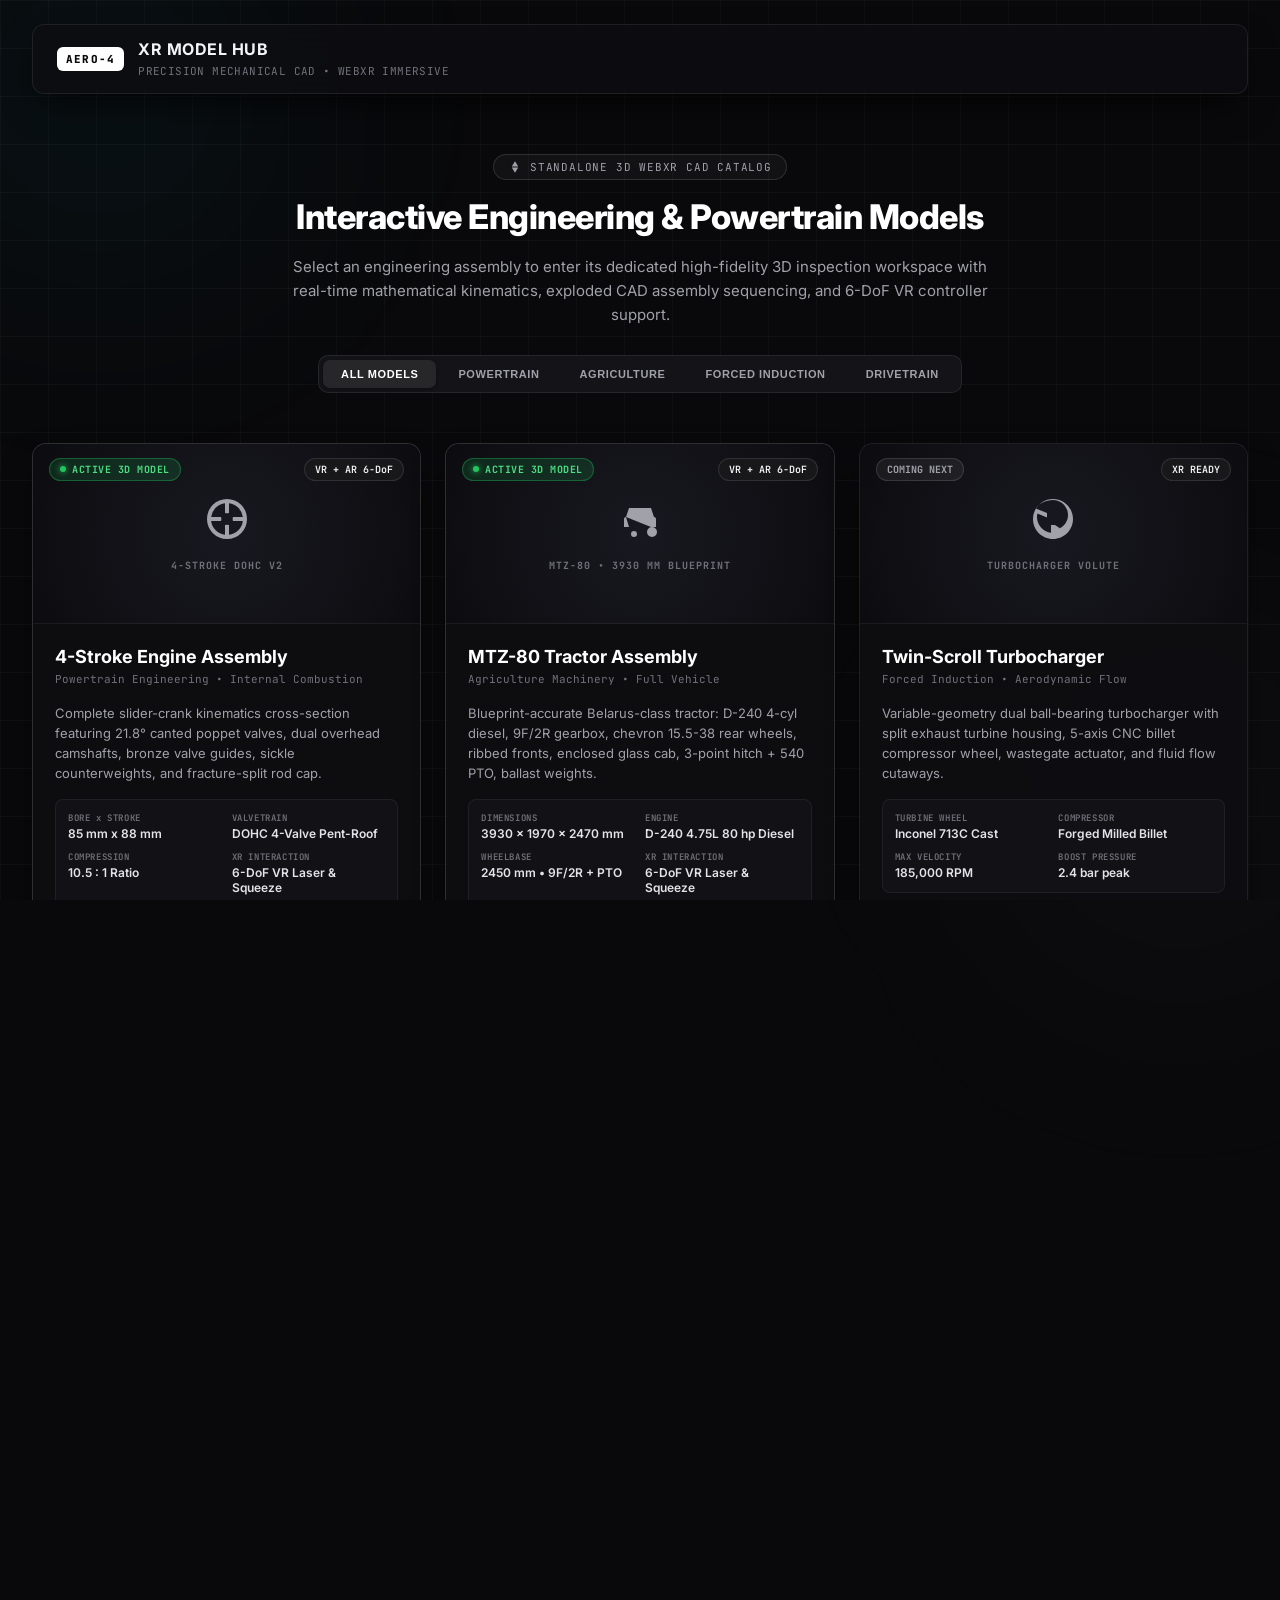
<file: index.html>
<!DOCTYPE html>
<html lang="en">
<head>
  <meta charset="UTF-8">
  <meta name="viewport" content="width=device-width, initial-scale=1.0, maximum-scale=1.0, user-scalable=no">
  <meta name="description" content="AERO-4 XR Hub | WebXR 3D CAD Engineering Platform. Explore photorealistic mechanical assemblies with real-time kinematics, exploded views, and 6-DoF VR/AR headset support.">
  <meta name="theme-color" content="#09090b">
  <title>AERO-4 | Interactive 3D & WebXR Engineering Model Hub</title>
  
  <link rel="stylesheet" href="style.css">
  <link rel="stylesheet" href="dashboard.css">
  <link rel="icon" href="data:image/svg+xml,<svg xmlns=%22http://www.w3.org/2000/svg%22 viewBox=%220 0 24 24%22 fill=%22%23ffffff%22><path d=%22M12 2a10 10 0 1 0 10 10A10 10 0 0 0 12 2zm1 17.93V15a3 3 0 0 0-2 0v4.93A8 8 0 0 1 4.07 13H9a3 3 0 0 0 0-2H4.07A8 8 0 0 1 11 4.07V9a3 3 0 0 0 2 0V4.07A8 8 0 0 1 19.93 11H15a3 3 0 0 0 0 2h4.93A8 8 0 0 1 13 19.93z%22/></svg>">
  
  <!-- Modern Shadcn Typography -->
  <link rel="preconnect" href="https://fonts.googleapis.com">
  <link rel="preconnect" href="https://fonts.gstatic.com" crossorigin>
  <link href="https://fonts.googleapis.com/css2?family=Inter:wght@400;500;600;700;800&family=JetBrains+Mono:wght@400;500;600;700&display=swap" rel="stylesheet">
</head>
<body class="theme-black dashboard-body">

  <!-- Background Decorative Grid & Gradients -->
  <div class="dash-bg-grid"></div>
  <div class="dash-glow-orb orb-1"></div>
  <div class="dash-glow-orb orb-2"></div>

  <!-- Main Container -->
  <div class="dash-container">

    <!-- Top Navigation Header -->
    <header class="dash-navbar">
      <div class="dash-nav-brand">
        <div class="dash-badge">AERO-4</div>
        <div class="dash-brand-info">
          <h1>XR MODEL HUB</h1>
          <span class="dash-brand-sub">PRECISION MECHANICAL CAD • WEBXR IMMERSIVE</span>
        </div>
      </div>
    </header>

    <!-- Hero Section -->
    <section class="dash-hero">
      <div class="dash-hero-badge">
        <svg viewBox="0 0 24 24" width="14" height="14"><path fill="currentColor" d="M12 2l-5.5 9h11z M12 22l5.5-9h-11z"/></svg>
        <span>STANDALONE 3D WEBXR CAD CATALOG</span>
      </div>
      <h2 class="dash-hero-title">Interactive Engineering & Powertrain Models</h2>
      <p class="dash-hero-desc">
        Select an engineering assembly to enter its dedicated high-fidelity 3D inspection workspace with real-time mathematical kinematics, exploded CAD assembly sequencing, and 6-DoF VR controller support.
      </p>

      <!-- Filter / Category Tabs -->
      <div class="dash-filter-bar">
        <button class="filter-tab active" data-filter="all">ALL MODELS</button>
        <button class="filter-tab" data-filter="powertrain">POWERTRAIN</button>
        <button class="filter-tab" data-filter="agriculture">AGRICULTURE</button>
        <button class="filter-tab" data-filter="forced-induction">FORCED INDUCTION</button>
        <button class="filter-tab" data-filter="drivetrain">DRIVETRAIN</button>
      </div>
    </section>

    <!-- Models Grid Section -->
    <section class="dash-models-grid" id="models-grid">

      <!-- Model Card 1: 4-Stroke Piston & Valvetrain (ACTIVE) -->
      <div class="model-card active-card" data-category="powertrain">
        <div class="model-card-badge-row">
          <span class="badge-status-active">
            <span class="pulse-dot"></span>
            ACTIVE 3D MODEL
          </span>
          <span class="badge-xr">VR + AR 6-DoF</span>
        </div>

        <div class="model-preview-box">
          <div class="preview-wireframe-icon">
            <svg viewBox="0 0 24 24" width="48" height="48"><path fill="currentColor" d="M12 2a10 10 0 1 0 10 10A10 10 0 0 0 12 2zm1 17.93V15a3 3 0 0 0-2 0v4.93A8 8 0 0 1 4.07 13H9a3 3 0 0 0 0-2H4.07A8 8 0 0 1 11 4.07V9a3 3 0 0 0 2 0V4.07A8 8 0 0 1 19.93 11H15a3 3 0 0 0 0 2h4.93A8 8 0 0 1 13 19.93z"/></svg>
          </div>
          <div class="preview-tag">4-STROKE DOHC V2</div>
        </div>

        <div class="model-content">
          <div class="model-header-row">
            <div>
              <h3 class="model-title">4-Stroke Engine Assembly</h3>
              <span class="model-category">Powertrain Engineering • Internal Combustion</span>
            </div>
          </div>

          <p class="model-description">
            Complete slider-crank kinematics cross-section featuring 21.8° canted poppet valves, dual overhead camshafts, bronze valve guides, sickle counterweights, and fracture-split rod cap.
          </p>

          <div class="model-specs-grid">
            <div class="spec-cell">
              <span class="spec-lbl">BORE x STROKE</span>
              <span class="spec-txt">85 mm x 88 mm</span>
            </div>
            <div class="spec-cell">
              <span class="spec-lbl">VALVETRAIN</span>
              <span class="spec-txt">DOHC 4-Valve Pent-Roof</span>
            </div>
            <div class="spec-cell">
              <span class="spec-lbl">COMPRESSION</span>
              <span class="spec-txt">10.5 : 1 Ratio</span>
            </div>
            <div class="spec-cell">
              <span class="spec-lbl">XR INTERACTION</span>
              <span class="spec-txt">6-DoF VR Laser & Squeeze</span>
            </div>
          </div>

          <div class="model-tags-row">
            <span class="feature-tag">Real-Time Kinematics</span>
            <span class="feature-tag">Staged Exploded View</span>
            <span class="feature-tag">In-VR 3D HUD</span>
            <span class="feature-tag">Component Focus</span>
          </div>

          <a href="models/piston-engine/index.html" class="launch-btn" title="Launch 4-Stroke Engine 3D Model">
            <span>LAUNCH 3D / ARVR MODEL</span>
            <svg viewBox="0 0 24 24" width="18" height="18"><path fill="currentColor" d="M12 4l-1.41 1.41L16.17 11H4v2h12.17l-5.58 5.59L12 20l8-8z"/></svg>
          </a>
        </div>
      </div>

      <!-- Model Card 2: MTZ-80 Tractor (ACTIVE) -->
      <div class="model-card active-card" data-category="agriculture">
        <div class="model-card-badge-row">
          <span class="badge-status-active">
            <span class="pulse-dot"></span>
            ACTIVE 3D MODEL
          </span>
          <span class="badge-xr">VR + AR 6-DoF</span>
        </div>

        <div class="model-preview-box">
          <div class="preview-wireframe-icon">
            <svg viewBox="0 0 24 24" width="48" height="48"><path fill="currentColor" d="M5 11l1.5-4.5h11L19 11m-14 0h14a1 1 0 0 1 1 1v4h-2.5m-11 0H4v-4a1 1 0 0 1 1-1zm2.5 5a1.5 1.5 0 1 0 0-3 1.5 1.5 0 0 0 0 3zm9 0a2.5 2.5 0 1 0 0-5 2.5 2.5 0 0 0 0 5z"/></svg>
          </div>
          <div class="preview-tag">MTZ-80 • 3930 MM BLUEPRINT</div>
        </div>

        <div class="model-content">
          <div class="model-header-row">
            <div>
              <h3 class="model-title">MTZ-80 Tractor Assembly</h3>
              <span class="model-category">Agriculture Machinery • Full Vehicle</span>
            </div>
          </div>

          <p class="model-description">
            Blueprint-accurate Belarus-class tractor: D-240 4-cyl diesel, 9F/2R gearbox, chevron 15.5-38 rear wheels, ribbed fronts, enclosed glass cab, 3-point hitch + 540 PTO, ballast weights.
          </p>

          <div class="model-specs-grid">
            <div class="spec-cell">
              <span class="spec-lbl">DIMENSIONS</span>
              <span class="spec-txt">3930 x 1970 x 2470 mm</span>
            </div>
            <div class="spec-cell">
              <span class="spec-lbl">ENGINE</span>
              <span class="spec-txt">D-240 4.75L 80 hp Diesel</span>
            </div>
            <div class="spec-cell">
              <span class="spec-lbl">WHEELBASE</span>
              <span class="spec-txt">2450 mm • 9F/2R + PTO</span>
            </div>
            <div class="spec-cell">
              <span class="spec-lbl">XR INTERACTION</span>
              <span class="spec-txt">6-DoF VR Laser & Squeeze</span>
            </div>
          </div>

          <div class="model-tags-row">
            <span class="feature-tag">Drive + Steering Sim</span>
            <span class="feature-tag">Staged Exploded View</span>
            <span class="feature-tag">In-VR 3D HUD</span>
            <span class="feature-tag">Component Focus</span>
          </div>

          <a href="models/tractor/index.html" class="launch-btn" title="Launch MTZ-80 Tractor 3D Model">
            <span>LAUNCH 3D / ARVR MODEL</span>
            <svg viewBox="0 0 24 24" width="18" height="18"><path fill="currentColor" d="M12 4l-1.41 1.41L16.17 11H4v2h12.17l-5.58 5.59L12 20l8-8z"/></svg>
          </a>
        </div>
      </div>

      <!-- Model Card 2: Twin-Scroll Turbocharger (ROADMAP) -->
      <div class="model-card roadmap-card" data-category="forced-induction">
        <div class="model-card-badge-row">
          <span class="badge-status-roadmap">COMING NEXT</span>
          <span class="badge-xr">XR READY</span>
        </div>

        <div class="model-preview-box preview-turbo">
          <div class="preview-wireframe-icon">
            <svg viewBox="0 0 24 24" width="48" height="48"><path fill="currentColor" d="M12 2C6.48 2 2 6.48 2 12s4.48 10 10 10 10-4.48 10-10S17.52 2 12 2zm1 16.93V15h-2v3.93c-3.95-.49-7-3.85-7-7.93 0-.62.08-1.21.21-1.79L9 11.2V9l-5.6-2.24C4.85 4.3 8.16 2.5 12 2.5c4.14 0 7.5 3.36 7.5 7.5 0 2.91-1.66 5.43-4.08 6.67L13 15v3.93z"/></svg>
          </div>
          <div class="preview-tag">TURBOCHARGER VOLUTE</div>
        </div>

        <div class="model-content">
          <div class="model-header-row">
            <div>
              <h3 class="model-title">Twin-Scroll Turbocharger</h3>
              <span class="model-category">Forced Induction • Aerodynamic Flow</span>
            </div>
          </div>

          <p class="model-description">
            Variable-geometry dual ball-bearing turbocharger with split exhaust turbine housing, 5-axis CNC billet compressor wheel, wastegate actuator, and fluid flow cutaways.
          </p>

          <div class="model-specs-grid">
            <div class="spec-cell">
              <span class="spec-lbl">TURBINE WHEEL</span>
              <span class="spec-txt">Inconel 713C Cast</span>
            </div>
            <div class="spec-cell">
              <span class="spec-lbl">COMPRESSOR</span>
              <span class="spec-txt">Forged Milled Billet</span>
            </div>
            <div class="spec-cell">
              <span class="spec-lbl">MAX VELOCITY</span>
              <span class="spec-txt">185,000 RPM</span>
            </div>
            <div class="spec-cell">
              <span class="spec-lbl">BOOST PRESSURE</span>
              <span class="spec-txt">2.4 bar peak</span>
            </div>
          </div>

          <div class="model-tags-row">
            <span class="feature-tag">Twin-Scroll Volute</span>
            <span class="feature-tag">Streamline Flow</span>
            <span class="feature-tag">Thermal Heat Map</span>
          </div>

          <button class="launch-btn disabled" disabled>
            <span>IN DEVELOPMENT</span>
          </button>
        </div>
      </div>

      <!-- Model Card 3: Dual-Clutch Transmission (ROADMAP) -->
      <div class="model-card roadmap-card" data-category="drivetrain">
        <div class="model-card-badge-row">
          <span class="badge-status-roadmap">IN DEVELOPMENT</span>
          <span class="badge-xr">XR READY</span>
        </div>

        <div class="model-preview-box preview-trans">
          <div class="preview-wireframe-icon">
            <svg viewBox="0 0 24 24" width="48" height="48"><path fill="currentColor" d="M19.14 12.94c.04-.3.06-.61.06-.94 0-.32-.02-.64-.07-.94l2.03-1.58a.49.49 0 0 0 .12-.61l-1.92-3.32a.49.49 0 0 0-.59-.22l-2.39.96c-.5-.38-1.03-.7-1.62-.94l-.36-2.54a.48.48 0 0 0-.48-.41h-3.84c-.24 0-.43.17-.47.41l-.36 2.54c-.59.24-1.13.57-1.62.94l-2.39-.96a.49.49 0 0 0-.59.22L2.74 8.87c-.12.21-.08.47.12.61l2.03 1.58c-.05.3-.07.62-.07.94s.02.64.07.94l-2.03 1.58a.49.49 0 0 0-.12.61l1.92 3.32c.12.22.37.29.59.22l2.39-.96c.5.38 1.03.7 1.62.94l.36 2.54c.05.24.24.41.48.41h3.84c.24 0 .44-.17.47-.41l.36-2.54c.59-.24 1.13-.56 1.62-.94l2.39.96c.22.08.47 0 .59-.22l1.92-3.32c.12-.22.07-.47-.12-.61l-2.01-1.58zM12 15.6c-1.98 0-3.6-1.62-3.6-3.6s1.62-3.6 3.6-3.6 3.6 1.62 3.6 3.6-1.62 3.6-3.6 3.6z"/></svg>
          </div>
          <div class="preview-tag">7-SPEED DCT GEARBOX</div>
        </div>

        <div class="model-content">
          <div class="model-header-row">
            <div>
              <h3 class="model-title">Dual-Clutch Transmission</h3>
              <span class="model-category">Drivetrain Systems • 7-Speed Electro-Hydraulic</span>
            </div>
          </div>

          <p class="model-description">
            Concentric dual input shafts, multi-plate wet clutch pack, helical gear meshes, synchronizer sleeves, and shift fork actuation with dynamic torque flow visualization.
          </p>

          <div class="model-specs-grid">
            <div class="spec-cell">
              <span class="spec-lbl">GEAR RATIOS</span>
              <span class="spec-txt">7 Forward + Reverse</span>
            </div>
            <div class="spec-cell">
              <span class="spec-lbl">CLUTCH PACK</span>
              <span class="spec-txt">Wet Multi-Plate Dual</span>
            </div>
            <div class="spec-cell">
              <span class="spec-lbl">SHIFT DURATION</span>
              <span class="spec-txt">80 ms Direct Shift</span>
            </div>
            <div class="spec-cell">
              <span class="spec-lbl">DIFFERENTIAL</span>
              <span class="spec-txt">Torque Vectoring e-LSD</span>
            </div>
          </div>

          <div class="model-tags-row">
            <span class="feature-tag">Concentric Shafts</span>
            <span class="feature-tag">Synchronizer Rings</span>
            <span class="feature-tag">Gear Mesh Animation</span>
          </div>

          <button class="launch-btn disabled" disabled>
            <span>IN DEVELOPMENT</span>
          </button>
        </div>
      </div>

    </section>

    <!-- Footer -->
    <footer class="dash-footer">
      <div class="footer-left">
        <span class="footer-brand">AERO-4 XR PLATFORM</span>
        <span class="footer-sub">Scalable WebGL & WebXR Engineering Architecture</span>
      </div>
      <div class="footer-right">
        <span class="footer-note">Meta Quest 2/3/Pro • Apple Vision Pro • HTC Vive • Valve Index • ARCore</span>
      </div>
    </footer>

  </div>

  <script>
    // Filter Tabs Functionality
    document.querySelectorAll('.filter-tab').forEach(tab => {
      tab.addEventListener('click', () => {
        document.querySelectorAll('.filter-tab').forEach(t => t.classList.remove('active'));
        tab.classList.add('active');

        const filter = tab.dataset.filter;
        const cards = document.querySelectorAll('.model-card');

        cards.forEach(card => {
          if (filter === 'all' || card.dataset.category === filter) {
            card.style.display = 'flex';
          } else {
            card.style.display = 'none';
          }
        });
      });
    });
  </script>
</body>
</html>
</file>
<file: style.css>
/* ==========================================================================
   AERO-4 4-Stroke Engine - Premium Shadcn Zinc-Black Theme
   Ultra-Clean Dark Palette • Precision CAD Geometry • Glassmorphism Cards
   ========================================================================== */

:root {
  --bg-primary: #09090b;
  --bg-card: rgba(14, 14, 18, 0.86);
  --bg-card-hover: rgba(24, 24, 30, 0.90);
  --bg-subtle: #18181b;
  --bg-active: #27272a;
  
  --text-primary: #f4f4f5;
  --text-secondary: #a1a1aa;
  --text-muted: #71717a;
  --text-inverse: #09090b;

  --border-subtle: rgba(255, 255, 255, 0.08);
  --border-medium: rgba(255, 255, 255, 0.15);
  --border-active: rgba(255, 255, 255, 0.45);

  --accent-white: #ffffff;
  --accent-cyan: #00d4ff;
  --accent-glow: 0 0 16px rgba(255, 255, 255, 0.25);

  --radius-sm: 6px;
  --radius-md: 8px;
  --radius-lg: 12px;
  --radius-full: 9999px;

  --shadow-card: 0 16px 36px -10px rgba(0, 0, 0, 0.8), 0 0 0 1px rgba(255, 255, 255, 0.06);
  --shadow-popover: 0 20px 48px -12px rgba(0, 0, 0, 0.9), 0 0 0 1px rgba(255, 255, 255, 0.12);

  --font-sans: 'Inter', -apple-system, BlinkMacSystemFont, 'Segoe UI', Roboto, sans-serif;
  --font-mono: 'JetBrains Mono', monospace;
}

*, *::before, *::after {
  box-sizing: border-box;
  margin: 0;
  padding: 0;
  user-select: none;
}

html, body {
  width: 100%;
  height: 100%;
  overflow: hidden;
  background-color: var(--bg-primary);
  color: var(--text-primary);
  font-family: var(--font-sans);
  -webkit-font-smoothing: antialiased;
  -moz-osx-font-smoothing: grayscale;
}

#canvas-container {
  position: absolute;
  top: 0;
  left: 0;
  width: 100%;
  height: 100%;
  z-index: 1;
}

#canvas-container canvas {
  width: 100% !important;
  height: 100% !important;
  display: block;
}

/* UI Overlay Wrapper */
.ui-overlay {
  position: absolute;
  top: 0;
  left: 0;
  width: 100%;
  height: 100%;
  z-index: 10;
  pointer-events: none;
  display: flex;
  flex-direction: column;
  padding: 16px;
  gap: 16px;
  box-sizing: border-box;
}

.interactive {
  pointer-events: auto;
}

/* ==========================================================================
   TOP APP HEADER (SHADCN GLASS PILL)
   ========================================================================== */
.header-bar {
  flex-shrink: 0;
  display: flex;
  justify-content: space-between;
  align-items: center;
  background: var(--bg-card);
  border: 1px solid var(--border-subtle);
  backdrop-filter: blur(20px) saturate(180%);
  -webkit-backdrop-filter: blur(20px) saturate(180%);
  border-radius: var(--radius-lg);
  padding: 10px 18px;
  box-shadow: var(--shadow-card);
  width: 100%;
}

.brand-section {
  display: flex;
  align-items: center;
  gap: 12px;
}

.brand-badge {
  background: #ffffff;
  color: var(--text-inverse);
  font-family: var(--font-mono);
  font-weight: 800;
  font-size: 11px;
  padding: 4px 8px;
  letter-spacing: 1.2px;
  border-radius: var(--radius-sm);
}

.brand-titles {
  display: flex;
  align-items: baseline;
  gap: 10px;
}

.brand-titles h1 {
  font-size: 15px;
  font-weight: 700;
  letter-spacing: 0.5px;
  color: var(--text-primary);
}

.brand-sub {
  font-size: 11px;
  font-weight: 500;
  color: var(--text-muted);
  font-family: var(--font-mono);
  letter-spacing: 0.4px;
}

.header-actions {
  display: flex;
  align-items: center;
  gap: 8px;
}

/* Buttons (Shadcn Style) */
.btn {
  display: inline-flex;
  align-items: center;
  justify-content: center;
  gap: 6px;
  background: var(--bg-subtle);
  color: var(--text-primary);
  border: 1px solid var(--border-subtle);
  border-radius: var(--radius-md);
  padding: 7px 12px;
  font-family: var(--font-sans);
  font-size: 12px;
  font-weight: 500;
  cursor: pointer;
  transition: all 0.15s cubic-bezier(0.16, 1, 0.3, 1);
  box-shadow: 0 1px 2px rgba(0, 0, 0, 0.4);
}

.btn:hover:not(:disabled) {
  background: var(--bg-active);
  color: var(--accent-white);
  border-color: var(--border-medium);
}

.btn:active:not(:disabled) {
  transform: scale(0.98);
}

.btn-icon {
  width: 36px;
  height: 36px;
  padding: 0;
  border-radius: var(--radius-md);
}

.btn-primary {
  background: #ffffff;
  color: #09090b;
  border-color: #ffffff;
  font-weight: 600;
}

.btn-primary:hover:not(:disabled) {
  background: #e4e4e7;
  color: #09090b;
  border-color: #e4e4e7;
}

.btn.active {
  background: #ffffff;
  color: #09090b;
  border-color: #ffffff;
  font-weight: 600;
  box-shadow: 0 0 12px rgba(255, 255, 255, 0.25);
}

/* ==========================================================================
   MAIN DASHBOARD (LEFT & RIGHT PANELS)
   ========================================================================== */
.main-dashboard {
  flex: 1;
  min-height: 0;
  display: flex;
  justify-content: space-between;
  align-items: stretch;
  pointer-events: none;
  width: 100%;
}

.panel {
  width: 270px;
  background: var(--bg-card);
  border: 1px solid var(--border-subtle);
  backdrop-filter: blur(24px) saturate(180%);
  -webkit-backdrop-filter: blur(24px) saturate(180%);
  border-radius: var(--radius-lg);
  padding: 16px;
  box-shadow: var(--shadow-card);
  display: flex;
  flex-direction: column;
  gap: 14px;
  overflow-y: auto;
  max-height: 100%;
}

.panel-right {
  width: 300px;
}

.panel::-webkit-scrollbar {
  width: 4px;
}
.panel::-webkit-scrollbar-track {
  background: transparent;
}
.panel::-webkit-scrollbar-thumb {
  background: #27272a;
  border-radius: 4px;
}
.panel::-webkit-scrollbar-thumb:hover {
  background: #3f3f46;
}

.panel-header {
  display: flex;
  align-items: center;
  justify-content: space-between;
  border-bottom: 1px solid var(--border-subtle);
  padding-bottom: 8px;
}

.panel-title {
  font-size: 11px;
  font-weight: 700;
  letter-spacing: 1.2px;
  text-transform: uppercase;
  color: var(--text-secondary);
  font-family: var(--font-mono);
}

/* ==========================================================================
   SHADCN TABS SEGMENTED CONTROL
   ========================================================================== */
.panel-tabs {
  display: flex;
  background: #121215;
  padding: 3px;
  border-radius: 9px;
  border: 1px solid var(--border-subtle);
  width: 100%;
}

.tab-btn {
  flex: 1;
  display: flex;
  align-items: center;
  justify-content: center;
  gap: 6px;
  padding: 6px 12px;
  border-radius: 6px;
  font-size: 11px;
  font-weight: 600;
  letter-spacing: 0.4px;
  color: var(--text-muted);
  background: transparent;
  border: none;
  cursor: pointer;
  transition: all 0.15s ease;
}

.tab-btn:hover {
  color: var(--text-primary);
}

.tab-btn.active {
  background: #27272a;
  color: #ffffff;
  box-shadow: 0 1px 4px rgba(0, 0, 0, 0.4);
}

.tab-content {
  display: none;
  flex-direction: column;
  gap: 12px;
}

.tab-content.active {
  display: flex;
}

/* ==========================================================================
   3D COMPONENT EXPLORER (SIDE PANEL LIST)
   ========================================================================== */
.section-sub-header {
  display: flex;
  align-items: center;
  justify-content: space-between;
  font-size: 10px;
  font-weight: 600;
  letter-spacing: 0.8px;
  color: var(--text-muted);
  font-family: var(--font-mono);
  padding: 0 2px 2px 2px;
}

.badge-count {
  background: #18181b;
  border: 1px solid var(--border-subtle);
  color: var(--text-secondary);
  padding: 2px 6px;
  border-radius: var(--radius-full);
  font-size: 9px;
}

.component-list {
  display: flex;
  flex-direction: column;
  gap: 4px;
  max-height: calc(100vh - 225px);
  overflow-y: auto;
  padding-right: 2px;
}

.component-list::-webkit-scrollbar {
  width: 3px;
}
.component-list::-webkit-scrollbar-thumb {
  background: #27272a;
  border-radius: 3px;
}

.component-item {
  display: flex;
  align-items: center;
  gap: 10px;
  padding: 7px 9px;
  border-radius: var(--radius-md);
  border: 1px solid transparent;
  background: rgba(255, 255, 255, 0.02);
  cursor: pointer;
  transition: all 0.15s cubic-bezier(0.16, 1, 0.3, 1);
}

.component-item:hover {
  background: rgba(255, 255, 255, 0.06);
  border-color: var(--border-medium);
  transform: translateX(2px);
}

.component-item.active {
  background: rgba(255, 255, 255, 0.12);
  border-color: var(--border-active);
  box-shadow: 0 0 12px rgba(255, 255, 255, 0.08);
}

.comp-icon-box {
  width: 26px;
  height: 26px;
  display: flex;
  align-items: center;
  justify-content: center;
  background: #18181b;
  border: 1px solid var(--border-subtle);
  border-radius: 6px;
  color: var(--text-secondary);
  flex-shrink: 0;
  transition: color 0.15s ease, border-color 0.15s ease;
}

.component-item:hover .comp-icon-box {
  color: var(--accent-white);
  border-color: var(--border-medium);
}

.component-item.active .comp-icon-box {
  color: var(--accent-white);
  border-color: var(--border-active);
  background: #27272a;
}

.comp-info {
  flex: 1;
  min-width: 0;
}

.comp-title {
  font-size: 12px;
  font-weight: 600;
  color: var(--text-primary);
  white-space: nowrap;
  overflow: hidden;
  text-overflow: ellipsis;
}

.comp-sub {
  font-size: 10px;
  color: var(--text-muted);
  white-space: nowrap;
  overflow: hidden;
  text-overflow: ellipsis;
  font-family: var(--font-mono);
}

.comp-action {
  color: #52525b;
  display: flex;
  align-items: center;
  justify-content: center;
  transition: transform 0.15s ease, color 0.15s ease;
}

.component-item:hover .comp-action {
  color: var(--accent-white);
  transform: translateX(2px);
}

.component-item.active .comp-action {
  color: var(--accent-white);
}

.btn-reset-view {
  width: 100%;
  height: 32px;
  font-size: 11px;
  font-weight: 600;
  letter-spacing: 0.5px;
  gap: 6px;
  margin-top: 4px;
}

/* ==========================================================================
   TELEMETRY & CONTROLS
   ========================================================================== */
.control-group {
  display: flex;
  flex-direction: column;
  gap: 7px;
}

.control-label {
  display: flex;
  justify-content: space-between;
  align-items: center;
  font-size: 11px;
  font-weight: 600;
  color: var(--text-secondary);
  letter-spacing: 0.5px;
}

.control-val {
  font-family: var(--font-mono);
  font-weight: 700;
  color: var(--text-primary);
}

/* Tachometer */
.tachometer-box {
  background: #121215;
  border: 1px solid var(--border-subtle);
  border-radius: var(--radius-md);
  padding: 12px 10px 8px;
  display: flex;
  flex-direction: column;
  align-items: center;
}

.tacho-dial {
  position: relative;
  width: 120px;
  height: 60px;
  overflow: hidden;
}

.tacho-arc {
  position: absolute;
  top: 0;
  left: 0;
  width: 120px;
  height: 120px;
  border: 6px solid #27272a;
  border-top-color: #ffffff;
  border-right-color: #ffffff;
  border-radius: 50%;
  transform: rotate(-45deg);
  box-sizing: border-box;
}

.tacho-needle {
  position: absolute;
  bottom: 0;
  left: 59px;
  width: 2px;
  height: 52px;
  background: #ffffff;
  transform-origin: bottom center;
  transform: rotate(-90deg);
  transition: transform 0.08s ease-out;
  box-shadow: 0 0 6px #ffffff;
}

.tacho-center-pin {
  position: absolute;
  bottom: -4px;
  left: 56px;
  width: 8px;
  height: 8px;
  background: #ffffff;
  border-radius: 50%;
}

.rpm-readout {
  margin-top: 4px;
}

.rpm-val {
  font-family: var(--font-mono);
  font-size: 15px;
  font-weight: 700;
  color: var(--text-primary);
  letter-spacing: 0.5px;
}

/* Sliders (Shadcn Style) */
.slider {
  -webkit-appearance: none;
  width: 100%;
  height: 4px;
  background: #27272a;
  border-radius: var(--radius-full);
  outline: none;
  cursor: pointer;
  transition: background 0.15s ease;
}

.slider:hover {
  background: #3f3f46;
}

.slider::-webkit-slider-thumb {
  -webkit-appearance: none;
  width: 14px;
  height: 14px;
  background: #ffffff;
  border: 2px solid #09090b;
  border-radius: 50%;
  box-shadow: 0 0 6px rgba(255, 255, 255, 0.4);
  cursor: pointer;
  transition: transform 0.1s ease;
}

.slider::-webkit-slider-thumb:hover {
  transform: scale(1.2);
}

.slider-with-icon {
  display: flex;
  align-items: center;
  gap: 8px;
}

.slider-with-icon .slider {
  flex: 1;
}

/* 4-Stroke Stage Pills */
.stroke-pills {
  display: grid;
  grid-template-columns: 1fr 1fr;
  gap: 6px;
}

.stroke-pill {
  background: #121215;
  border: 1px solid var(--border-subtle);
  border-radius: var(--radius-sm);
  padding: 6px 8px;
  display: flex;
  flex-direction: column;
  transition: all 0.15s ease;
}

.stroke-pill .pill-name {
  font-size: 10px;
  font-weight: 700;
  color: var(--text-secondary);
}

.stroke-pill .pill-desc {
  font-size: 9px;
  color: var(--text-muted);
  font-family: var(--font-mono);
}

.stroke-pill.active {
  background: #ffffff;
  border-color: #ffffff;
  box-shadow: 0 0 12px rgba(255, 255, 255, 0.2);
}

.stroke-pill.active .pill-name {
  color: #09090b;
}

.stroke-pill.active .pill-desc {
  color: #3f3f46;
}

.stroke-progress-container {
  width: 100%;
  height: 3px;
  background: #27272a;
  border-radius: var(--radius-full);
  overflow: hidden;
  margin-top: 2px;
}

.stroke-progress-fill {
  height: 100%;
  width: 0%;
  background: #ffffff;
  box-shadow: 0 0 6px #ffffff;
  transition: width 0.05s linear;
}

/* Telemetry Grid */
.telemetry-grid {
  display: grid;
  grid-template-columns: 1fr 1fr;
  gap: 8px;
}

.stat-item {
  background: #121215;
  border: 1px solid var(--border-subtle);
  border-radius: var(--radius-sm);
  padding: 8px 10px;
}

.stat-label {
  font-size: 9px;
  font-weight: 600;
  color: var(--text-muted);
  letter-spacing: 0.5px;
}

.stat-val {
  font-size: 13px;
  font-weight: 700;
  font-family: var(--font-mono);
  color: var(--text-primary);
  margin-top: 2px;
}

/* Icon Buttons Grid */
.icon-button-row {
  display: grid;
  grid-template-columns: repeat(4, 1fr);
  gap: 6px;
}

.icon-button-row .btn {
  width: 100%;
  height: 36px;
}

.explode-actions {
  display: flex;
  gap: 6px;
  margin-top: 6px;
}

.btn-explode-action {
  flex: 1;
  height: 28px;
  font-size: 10px;
  font-weight: 600;
  letter-spacing: 0.6px;
  padding: 0 8px;
}

.theme-info-pill {
  display: flex;
  align-items: center;
  gap: 8px;
  background: #121215;
  border: 1px solid var(--border-subtle);
  border-radius: var(--radius-md);
  padding: 8px 10px;
  font-size: 10px;
  font-family: var(--font-mono);
  font-weight: 600;
  color: var(--text-muted);
}

.theme-glow-dot {
  width: 7px;
  height: 7px;
  border-radius: 50%;
  background: #22c55e;
  box-shadow: 0 0 8px #22c55e;
}

/* ==========================================================================
   PART INSPECTION MODAL (SHADCN SPEC POPOVER)
   ========================================================================== */
.part-info-card {
  position: absolute;
  bottom: 24px;
  left: 50%;
  transform: translateX(-50%);
  width: 440px;
  max-width: calc(100vw - 32px);
  background: rgba(14, 14, 18, 0.92);
  border: 1px solid var(--border-medium);
  backdrop-filter: blur(24px) saturate(180%);
  -webkit-backdrop-filter: blur(24px) saturate(180%);
  border-radius: var(--radius-lg);
  padding: 16px 20px;
  box-shadow: var(--shadow-popover);
  display: flex;
  flex-direction: column;
  gap: 8px;
  animation: popoverFadeIn 0.2s cubic-bezier(0.16, 1, 0.3, 1);
  transition: opacity 0.2s ease, transform 0.2s ease;
}

@keyframes popoverFadeIn {
  from {
    opacity: 0;
    transform: translate(-50%, 8px);
  }
  to {
    opacity: 1;
    transform: translate(-50%, 0);
  }
}

.part-info-card.hidden {
  display: none !important;
}

.part-card-header {
  display: flex;
  align-items: center;
  justify-content: space-between;
}

.part-badge {
  background: #1c1c22;
  border: 1px solid var(--border-subtle);
  color: var(--text-secondary);
  font-size: 9px;
  font-family: var(--font-mono);
  font-weight: 600;
  letter-spacing: 0.8px;
  padding: 3px 8px;
  border-radius: var(--radius-full);
}

.btn-close-card {
  background: transparent;
  border: none;
  color: var(--text-muted);
  font-size: 14px;
  cursor: pointer;
  padding: 4px;
  display: flex;
  align-items: center;
  justify-content: center;
  border-radius: 4px;
  transition: all 0.15s ease;
}

.btn-close-card:hover {
  color: #ffffff;
  background: #27272a;
}

.part-title {
  font-size: 15px;
  font-weight: 700;
  color: var(--text-primary);
}

.part-specs-text {
  font-size: 11px;
  color: var(--text-secondary);
  background: #111114;
  border: 1px solid var(--border-subtle);
  border-radius: var(--radius-sm);
  padding: 8px 10px;
  line-height: 1.5;
  font-family: var(--font-mono);
}

/* AR Toast */
.ar-toast {
  position: absolute;
  top: 80px;
  left: 50%;
  transform: translateX(-50%);
  background: rgba(9, 9, 11, 0.90);
  border: 1px solid var(--border-medium);
  backdrop-filter: blur(16px);
  color: #ffffff;
  padding: 8px 16px;
  border-radius: var(--radius-full);
  font-size: 12px;
  font-weight: 500;
  display: none;
  z-index: 100;
}

.ar-toast.visible {
  display: block;
}

/* Hide 2D UI Overlay in VR/AR Immersive Session (replaced by 3D in-VR floating HUD) */
body.in-xr-mode .ui-overlay {
  display: none !important;
}

/* ==========================================================================
   RESPONSIVE DESIGN FOR SMALLER SCREENS
   ========================================================================== */
@media (max-width: 900px) {
  .main-dashboard {
    flex-direction: column;
    justify-content: flex-start;
    gap: 12px;
    bottom: auto;
  }
  .panel {
    width: 100%;
    max-height: 360px;
  }
  .panel-right {
    width: 100%;
  }
}
</file>
<file: dashboard.css>
/* ==========================================================================
   AERO-4 XR HUB - CAD Platform Models Dashboard
   Shadcn Zinc-Black Theme • Glassmorphism Cards • Scalable Architecture
   ========================================================================== */

/* Dashboard Layout & Ambient Background */
.dashboard-body {
  position: relative;
  overflow-y: auto !important;
  background-color: #09090b;
  min-height: 100vh;
}

.dash-bg-grid {
  position: fixed;
  top: 0;
  left: 0;
  width: 100vw;
  height: 100vh;
  background-image: 
    linear-gradient(to right, rgba(255, 255, 255, 0.03) 1px, transparent 1px),
    linear-gradient(to bottom, rgba(255, 255, 255, 0.03) 1px, transparent 1px);
  background-size: 48px 48px;
  pointer-events: none;
  z-index: 0;
}

.dash-glow-orb {
  position: fixed;
  border-radius: 50%;
  filter: blur(120px);
  pointer-events: none;
  z-index: 0;
}

.orb-1 {
  width: 500px;
  height: 500px;
  top: -150px;
  left: -150px;
  background: radial-gradient(circle, rgba(0, 212, 255, 0.08) 0%, transparent 70%);
}

.orb-2 {
  width: 600px;
  height: 600px;
  bottom: -200px;
  right: -200px;
  background: radial-gradient(circle, rgba(255, 255, 255, 0.04) 0%, transparent 70%);
}

.dash-container {
  position: relative;
  z-index: 1;
  max-width: 1280px;
  margin: 0 auto;
  padding: 24px 32px 64px;
  display: flex;
  flex-direction: column;
  gap: 40px;
}

/* ==========================================================================
   DASHBOARD TOP NAVIGATION
   ========================================================================== */
.dash-navbar {
  display: flex;
  justify-content: space-between;
  align-items: center;
  background: rgba(14, 14, 18, 0.82);
  border: 1px solid rgba(255, 255, 255, 0.08);
  backdrop-filter: blur(24px) saturate(180%);
  -webkit-backdrop-filter: blur(24px) saturate(180%);
  border-radius: 12px;
  padding: 14px 24px;
  box-shadow: 0 16px 36px -10px rgba(0, 0, 0, 0.8);
}

.dash-nav-brand {
  display: flex;
  align-items: center;
  gap: 14px;
}

.dash-badge {
  background: #ffffff;
  color: #09090b;
  font-family: 'JetBrains Mono', monospace;
  font-weight: 800;
  font-size: 11px;
  padding: 5px 9px;
  letter-spacing: 1.2px;
  border-radius: 6px;
}

.dash-brand-info h1 {
  font-size: 16px;
  font-weight: 700;
  letter-spacing: 0.5px;
  color: #f4f4f5;
}

.dash-brand-sub {
  font-size: 11px;
  color: #71717a;
  font-family: 'JetBrains Mono', monospace;
  letter-spacing: 0.4px;
}

.dash-nav-actions {
  display: flex;
  align-items: center;
  gap: 14px;
}

.xr-status-pill {
  display: flex;
  align-items: center;
  gap: 8px;
  background: #18181b;
  border: 1px solid rgba(255, 255, 255, 0.08);
  padding: 6px 12px;
  border-radius: 9999px;
  font-size: 11px;
  font-family: 'JetBrains Mono', monospace;
  color: #a1a1aa;
}

.xr-status-dot {
  width: 7px;
  height: 7px;
  border-radius: 50%;
  background: #00d4ff;
  box-shadow: 0 0 8px #00d4ff;
}

.dash-btn {
  display: inline-flex;
  align-items: center;
  gap: 8px;
  background: #18181b;
  color: #f4f4f5;
  border: 1px solid rgba(255, 255, 255, 0.1);
  padding: 8px 16px;
  border-radius: 8px;
  font-size: 12px;
  font-weight: 600;
  letter-spacing: 0.4px;
  text-decoration: none;
  cursor: pointer;
  transition: all 0.15s cubic-bezier(0.16, 1, 0.3, 1);
}

.dash-btn:hover {
  background: #27272a;
  color: #ffffff;
  border-color: rgba(255, 255, 255, 0.2);
}

.dash-btn-primary {
  background: #ffffff;
  color: #09090b;
  border-color: #ffffff;
}

.dash-btn-primary:hover {
  background: #e4e4e7;
  color: #09090b;
  box-shadow: 0 0 16px rgba(255, 255, 255, 0.25);
}

/* ==========================================================================
   HERO SECTION & CATEGORY FILTER TABS
   ========================================================================== */
.dash-hero {
  display: flex;
  flex-direction: column;
  align-items: center;
  text-align: center;
  gap: 16px;
  padding: 20px 0 10px;
}

.dash-hero-badge {
  display: inline-flex;
  align-items: center;
  gap: 8px;
  background: rgba(255, 255, 255, 0.04);
  border: 1px solid rgba(255, 255, 255, 0.12);
  color: #a1a1aa;
  padding: 5px 14px;
  border-radius: 9999px;
  font-size: 11px;
  font-family: 'JetBrains Mono', monospace;
  letter-spacing: 0.8px;
}

.dash-hero-title {
  font-size: 34px;
  font-weight: 800;
  color: #ffffff;
  letter-spacing: -0.5px;
  max-width: 800px;
  line-height: 1.25;
}

.dash-hero-desc {
  font-size: 15px;
  color: #a1a1aa;
  max-width: 720px;
  line-height: 1.6;
}

.dash-filter-bar {
  display: flex;
  background: #141418;
  padding: 4px;
  border-radius: 10px;
  border: 1px solid rgba(255, 255, 255, 0.08);
  gap: 4px;
  margin-top: 12px;
}

.filter-tab {
  padding: 8px 18px;
  border-radius: 7px;
  background: transparent;
  border: none;
  color: #a1a1aa;
  font-size: 11px;
  font-weight: 600;
  letter-spacing: 0.6px;
  cursor: pointer;
  transition: all 0.15s ease;
}

.filter-tab:hover {
  color: #ffffff;
}

.filter-tab.active {
  background: #27272a;
  color: #ffffff;
  box-shadow: 0 1px 4px rgba(0, 0, 0, 0.4);
}

/* ==========================================================================
   MODELS CATALOG GRID
   ========================================================================== */
.dash-models-grid {
  display: grid;
  grid-template-columns: repeat(auto-fill, minmax(360px, 1fr));
  gap: 24px;
}

.model-card {
  background: rgba(14, 14, 18, 0.86);
  border: 1px solid rgba(255, 255, 255, 0.08);
  border-radius: 14px;
  overflow: hidden;
  display: flex;
  flex-direction: column;
  box-shadow: 0 16px 36px -10px rgba(0, 0, 0, 0.8);
  transition: all 0.25s cubic-bezier(0.16, 1, 0.3, 1);
  position: relative;
}

.model-card:hover {
  transform: translateY(-4px);
  border-color: rgba(255, 255, 255, 0.18);
  box-shadow: 0 24px 48px -12px rgba(0, 0, 0, 0.9), 0 0 20px rgba(255, 255, 255, 0.04);
}

.model-card.active-card {
  border-color: rgba(255, 255, 255, 0.14);
}

.model-card-badge-row {
  position: absolute;
  top: 14px;
  left: 16px;
  right: 16px;
  display: flex;
  justify-content: space-between;
  align-items: center;
  z-index: 2;
}

.badge-status-active {
  display: inline-flex;
  align-items: center;
  gap: 6px;
  background: rgba(34, 197, 94, 0.15);
  border: 1px solid rgba(34, 197, 94, 0.35);
  color: #4ade80;
  font-size: 10px;
  font-family: 'JetBrains Mono', monospace;
  font-weight: 700;
  padding: 4px 10px;
  border-radius: 9999px;
  letter-spacing: 0.5px;
}

.pulse-dot {
  width: 6px;
  height: 6px;
  border-radius: 50%;
  background: #22c55e;
  box-shadow: 0 0 6px #22c55e;
}

.badge-status-roadmap {
  background: rgba(255, 255, 255, 0.06);
  border: 1px solid rgba(255, 255, 255, 0.12);
  color: #a1a1aa;
  font-size: 10px;
  font-family: 'JetBrains Mono', monospace;
  font-weight: 700;
  padding: 4px 10px;
  border-radius: 9999px;
}

.badge-xr {
  background: #18181b;
  border: 1px solid rgba(255, 255, 255, 0.1);
  color: #f4f4f5;
  font-size: 10px;
  font-family: 'JetBrains Mono', monospace;
  font-weight: 600;
  padding: 4px 10px;
  border-radius: 9999px;
}

.model-preview-box {
  height: 180px;
  background: radial-gradient(circle at center, #181820 0%, #0c0c10 100%);
  border-bottom: 1px solid rgba(255, 255, 255, 0.06);
  display: flex;
  flex-direction: column;
  align-items: center;
  justify-content: center;
  gap: 12px;
  position: relative;
  overflow: hidden;
}

.preview-wireframe-icon {
  color: #a1a1aa;
  transition: all 0.3s ease;
}

.model-card:hover .preview-wireframe-icon {
  color: #ffffff;
  transform: scale(1.1);
}

.preview-tag {
  font-size: 10px;
  font-family: 'JetBrains Mono', monospace;
  font-weight: 700;
  color: #71717a;
  letter-spacing: 1px;
}

.model-content {
  padding: 22px;
  display: flex;
  flex-direction: column;
  gap: 16px;
  flex: 1;
}

.model-title {
  font-size: 18px;
  font-weight: 700;
  color: #ffffff;
}

.model-category {
  font-size: 11px;
  color: #71717a;
  font-family: 'JetBrains Mono', monospace;
}

.model-description {
  font-size: 13px;
  color: #a1a1aa;
  line-height: 1.55;
}

.model-specs-grid {
  display: grid;
  grid-template-columns: 1fr 1fr;
  gap: 10px;
  background: #121216;
  border: 1px solid rgba(255, 255, 255, 0.06);
  border-radius: 8px;
  padding: 12px;
}

.spec-cell {
  display: flex;
  flex-direction: column;
  gap: 2px;
}

.spec-lbl {
  font-size: 9px;
  font-family: 'JetBrains Mono', monospace;
  font-weight: 600;
  color: #71717a;
  letter-spacing: 0.6px;
}

.spec-txt {
  font-size: 12px;
  font-weight: 600;
  color: #e4e4e7;
}

.model-tags-row {
  display: flex;
  flex-wrap: wrap;
  gap: 6px;
}

.feature-tag {
  background: #18181c;
  border: 1px solid rgba(255, 255, 255, 0.06);
  color: #a1a1aa;
  font-size: 10px;
  padding: 3px 8px;
  border-radius: 6px;
}

.launch-btn {
  display: flex;
  align-items: center;
  justify-content: center;
  gap: 8px;
  background: #ffffff;
  color: #09090b;
  border: none;
  padding: 12px 18px;
  border-radius: 8px;
  font-size: 12px;
  font-weight: 700;
  letter-spacing: 0.5px;
  text-decoration: none;
  cursor: pointer;
  transition: all 0.15s ease;
  margin-top: auto;
}

.launch-btn:hover:not(.disabled) {
  background: #e4e4e7;
  box-shadow: 0 0 16px rgba(255, 255, 255, 0.25);
  transform: translateY(-1px);
}

.launch-btn.disabled {
  background: #1c1c22;
  color: #52525b;
  border: 1px solid rgba(255, 255, 255, 0.05);
  cursor: not-allowed;
}

/* ==========================================================================
   DASHBOARD FOOTER
   ========================================================================== */
.dash-footer {
  display: flex;
  justify-content: space-between;
  align-items: center;
  border-top: 1px solid rgba(255, 255, 255, 0.08);
  padding-top: 24px;
  margin-top: 20px;
}

.footer-brand {
  font-size: 12px;
  font-weight: 700;
  color: #ffffff;
  letter-spacing: 0.8px;
  display: block;
}

.footer-sub {
  font-size: 11px;
  color: #71717a;
  font-family: 'JetBrains Mono', monospace;
}

.footer-note {
  font-size: 11px;
  color: #71717a;
  font-family: 'JetBrains Mono', monospace;
}

@media (max-width: 768px) {
  .dash-container {
    padding: 16px 16px 40px;
  }
  .dash-navbar {
    flex-direction: column;
    gap: 14px;
    align-items: stretch;
  }
  .dash-nav-actions {
    justify-content: space-between;
  }
  .dash-hero-title {
    font-size: 26px;
  }
  .dash-models-grid {
    grid-template-columns: 1fr;
  }
  .dash-footer {
    flex-direction: column;
    gap: 10px;
    text-align: center;
  }
}
</file>
